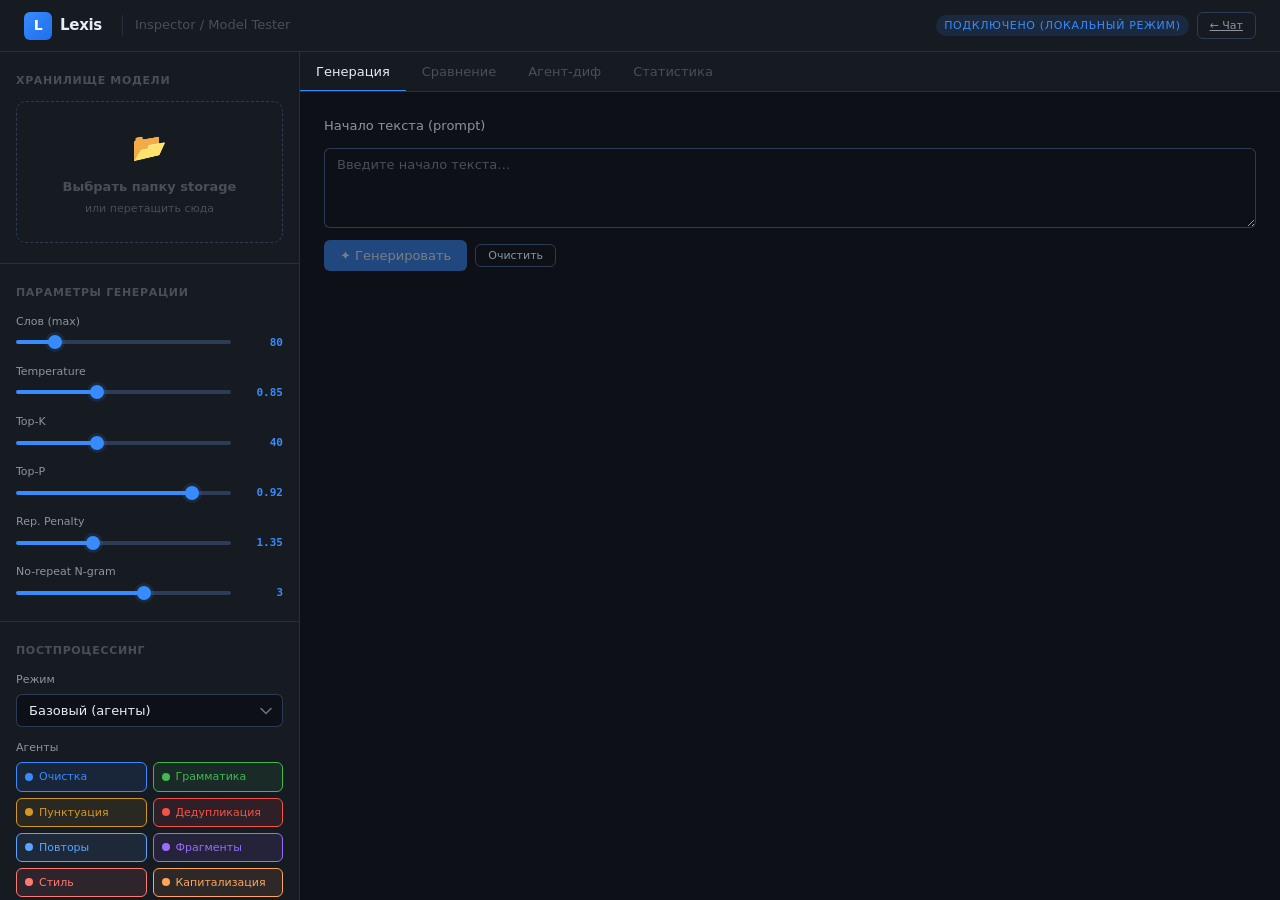
<file: frontend/pages/ins.html>
<!DOCTYPE html>
<html lang="ru">

<head>
  <meta charset="UTF-8">
  <meta name="viewport" content="width=device-width,initial-scale=1">
  <title>Lexis Inspector</title>
  <style>
    /* ─── Design tokens (KipLet / front.zip mapped to dark theme) ─── */
    :root {
      /* Colors */
      --bg-page: #0d1117;
      --bg-elevated: #161b22;
      --bg-sunken: #090d13;
      --bg-paper-card: #1a2130;
      --border-subtle: rgba(48, 64, 92, .55);
      --border-strong: rgba(48, 64, 92, .9);
      --border-paper: #263144;

      --fg-primary: #e6edf3;
      --fg-secondary: #8b949e;
      --fg-muted: #484f58;

      --brand-100: rgba(56, 139, 253, .12);
      --brand-600: #388bfd;
      --brand-700: #1f6feb;

      --success-600: #3fb950;
      --warning-600: #d29922;
      --danger-600: #f85149;
      --info-600: #58a6ff;
      --ochre-100: rgba(210, 153, 34, .12);
      --ochre-600: #d29922;

      --ink-500: #6e7681;

      /* Spacing */
      --space-1: 4px;
      --space-2: 8px;
      --space-3: 12px;
      --space-4: 16px;
      --space-5: 20px;
      --space-6: 24px;
      --space-8: 32px;
      --space-10: 40px;
      --space-12: 48px;

      /* Radii */
      --radius-xs: 4px;
      --radius-sm: 6px;
      --radius-md: 10px;
      --radius-lg: 14px;
      --radius-pill: 9999px;

      /* Typography */
      --font-ui: 'Segoe UI', system-ui, -apple-system, sans-serif;
      --font-display: 'Segoe UI Semibold', 'Segoe UI', system-ui, sans-serif;
      --font-mono: 'Cascadia Code', 'Fira Code', 'Consolas', monospace;

      --text-body-xs: 11px;
      --text-body-sm: 13px;
      --text-body-md: 14px;
      --text-heading-sm: 15px;
      --text-heading-md: 18px;
      --text-heading-lg: 22px;

      --tracking-tight: -0.02em;
      --tracking-wider: 0.06em;
      --lh-body-md: 1.55;

      /* Shadows */
      --shadow-sm: 0 1px 3px rgba(0, 0, 0, .35);
      --shadow-md: 0 4px 12px rgba(0, 0, 0, .45);
      --shadow-lg: 0 8px 32px rgba(0, 0, 0, .6);
      --shadow-paper: 3px 3px 0 0 rgba(20, 24, 43, .85);

      /* Motion */
      --duration-fast: 120ms;
      --duration-base: 200ms;
      --duration-slow: 300ms;
      --ease-standard: cubic-bezier(.2, 0, 0, 1);
      --ease-emphasized: cubic-bezier(.05, .7, .1, 1);

      /* Z-index */
      --z-overlay: 200;
      --z-modal: 201;
      --z-toast: 300;

      /* Agent colors */
      --a1: #388bfd;
      --a2: #3fb950;
      --a3: #d29922;
      --a4: #f85149;
      --a5: #58a6ff;
      --a6: #9a6cff;
      --a7: #ff7b72;
      --a8: #ffa657;
      --a9: #79c0ff;
    }

    *,
    *::before,
    *::after {
      box-sizing: border-box;
      margin: 0;
      padding: 0
    }

    html,
    body {
      background: var(--bg-page);
      color: var(--fg-primary);
      font-family: var(--font-ui);
      font-size: var(--text-body-md);
      line-height: var(--lh-body-md);
      min-height: 100vh
    }

    ::-webkit-scrollbar {
      width: 6px;
      height: 6px
    }

    ::-webkit-scrollbar-track {
      background: transparent
    }

    ::-webkit-scrollbar-thumb {
      background: var(--border-subtle);
      border-radius: 3px
    }

    ::-webkit-scrollbar-thumb:hover {
      background: var(--border-strong)
    }

    .hidden {
      display: none !important
    }

    /* ─── Layout ─── */
    .shell {
      display: grid;
      grid-template-rows: auto 1fr;
      height: 100vh;
      overflow: hidden
    }

    /* ─── Top bar ─── */
    .topbar {
      display: flex;
      align-items: center;
      gap: var(--space-3);
      padding: 0 var(--space-6);
      height: 52px;
      background: var(--bg-elevated);
      border-bottom: .5px solid var(--border-subtle);
      flex-shrink: 0;
    }

    .topbar-logo {
      display: flex;
      align-items: center;
      gap: var(--space-2);
      font-family: var(--font-display);
      font-size: var(--text-heading-sm);
      font-weight: 600;
      letter-spacing: var(--tracking-tight);
      color: var(--fg-primary);
      text-decoration: none;
    }

    .topbar-logo-icon {
      width: 28px;
      height: 28px;
      border-radius: var(--radius-sm);
      background: linear-gradient(135deg, var(--brand-600), var(--brand-700));
      display: inline-flex;
      align-items: center;
      justify-content: center;
      font-size: 14px;
      font-weight: 700;
      color: #fff;
      flex-shrink: 0;
    }

    .topbar-title {
      font-size: var(--text-body-sm);
      color: var(--fg-muted);
      margin-left: var(--space-2);
      padding-left: var(--space-3);
      border-left: .5px solid var(--border-subtle);
    }

    .topbar-right {
      display: flex;
      align-items: center;
      gap: var(--space-2);
      margin-left: auto
    }

    .badge {
      display: inline-flex;
      align-items: center;
      gap: var(--space-1);
      padding: 2px var(--space-2);
      border-radius: var(--radius-pill);
      font-size: var(--text-body-xs);
      font-weight: 500;
      letter-spacing: var(--tracking-wider);
      text-transform: uppercase;
      white-space: nowrap;
    }

    .badge-success {
      background: rgba(63, 185, 80, .12);
      color: var(--success-600)
    }

    .badge-warning {
      background: var(--ochre-100);
      color: var(--ochre-600)
    }

    .badge-danger {
      background: rgba(248, 81, 73, .12);
      color: var(--danger-600)
    }

    .badge-brand {
      background: var(--brand-100);
      color: var(--brand-600)
    }

    .badge-neutral {
      background: var(--bg-sunken);
      color: var(--fg-secondary)
    }

    /* ─── Main content ─── */
    .main {
      display: grid;
      grid-template-columns: 300px 1fr;
      overflow: hidden
    }

    /* ─── Sidebar ─── */
    .sidebar {
      border-right: .5px solid var(--border-subtle);
      display: flex;
      flex-direction: column;
      overflow-y: auto;
      overflow-x: hidden;
      background: var(--bg-elevated);
    }

    .sidebar-section {
      padding: var(--space-5) var(--space-4);
      border-bottom: .5px solid var(--border-subtle)
    }

    .sidebar-section:last-child {
      border-bottom: none;
      flex: 1
    }

    .sidebar-label {
      font-size: var(--text-body-xs);
      font-weight: 600;
      letter-spacing: var(--tracking-wider);
      text-transform: uppercase;
      color: var(--fg-muted);
      margin-bottom: var(--space-3);
    }

    /* ─── Storage picker ─── */
    .storage-drop {
      border: 1.5px dashed var(--border-strong);
      border-radius: var(--radius-md);
      padding: var(--space-6) var(--space-4);
      text-align: center;
      cursor: pointer;
      transition: border-color var(--duration-fast), background var(--duration-fast);
      color: var(--fg-muted);
      font-size: var(--text-body-sm);
    }

    .storage-drop:hover,
    .storage-drop.drag {
      border-color: var(--brand-600);
      background: var(--brand-100);
      color: var(--brand-600);
    }

    .storage-drop-icon {
      font-size: 28px;
      margin-bottom: var(--space-2);
      display: block
    }

    .storage-info {
      background: var(--bg-paper-card);
      border: 1px solid var(--border-paper);
      border-radius: var(--radius-md);
      padding: var(--space-3) var(--space-4);
      font-size: var(--text-body-sm);
    }

    .storage-info-row {
      display: flex;
      justify-content: space-between;
      align-items: center;
      gap: var(--space-2);
      padding: 2px 0
    }

    .storage-info-key {
      color: var(--fg-muted)
    }

    .storage-info-val {
      color: var(--fg-primary);
      font-family: var(--font-mono);
      font-size: var(--text-body-xs);
      text-align: right;
      max-width: 160px;
      overflow: hidden;
      text-overflow: ellipsis;
      white-space: nowrap
    }

    /* ─── Params ─── */
    .param-grid {
      display: flex;
      flex-direction: column;
      gap: var(--space-3)
    }

    .param-row {
      display: flex;
      flex-direction: column;
      gap: var(--space-1)
    }

    .param-label {
      font-size: var(--text-body-xs);
      color: var(--fg-secondary);
      font-weight: 500
    }

    .param-control {
      display: flex;
      align-items: center;
      gap: var(--space-2)
    }

    input[type=range] {
      flex: 1;
      height: 4px;
      border-radius: 2px;
      background: linear-gradient(90deg, var(--brand-600) var(--pct, 50%), var(--border-strong) var(--pct, 50%));
      -webkit-appearance: none;
      appearance: none;
      outline: none;
      cursor: pointer;
    }

    input[type=range]::-webkit-slider-thumb {
      -webkit-appearance: none;
      width: 14px;
      height: 14px;
      border-radius: var(--radius-pill);
      background: var(--brand-600);
      cursor: pointer;
      box-shadow: 0 0 0 3px var(--brand-100);
    }

    .param-val {
      min-width: 44px;
      text-align: right;
      font-family: var(--font-mono);
      font-size: var(--text-body-xs);
      color: var(--brand-600);
      font-weight: 600;
    }

    /* ─── Buttons ─── */
    .btn {
      display: inline-flex;
      align-items: center;
      justify-content: center;
      gap: var(--space-2);
      padding: var(--space-2) var(--space-4);
      border: none;
      border-radius: var(--radius-sm);
      font-size: var(--text-body-sm);
      font-weight: 500;
      font-family: var(--font-ui);
      cursor: pointer;
      transition: all var(--duration-fast) var(--ease-standard);
      white-space: nowrap;
      user-select: none;
    }

    .btn:disabled {
      opacity: .45;
      cursor: not-allowed
    }

    .btn-primary {
      background: var(--brand-600);
      color: #fff
    }

    .btn-primary:hover:not(:disabled) {
      background: #2f7de9;
      box-shadow: var(--shadow-sm)
    }

    .btn-success {
      background: var(--success-600);
      color: #fff
    }

    .btn-success:hover:not(:disabled) {
      background: #359d44
    }

    .btn-ghost {
      background: transparent;
      color: var(--fg-secondary);
      border: 1px solid var(--border-strong)
    }

    .btn-ghost:hover:not(:disabled) {
      background: var(--bg-sunken);
      color: var(--fg-primary)
    }

    .btn-danger {
      background: rgba(248, 81, 73, .12);
      color: var(--danger-600);
      border: 1px solid rgba(248, 81, 73, .3)
    }

    .btn-danger:hover:not(:disabled) {
      background: rgba(248, 81, 73, .22)
    }

    .btn-icon {
      padding: 6px;
      width: 32px;
      height: 32px;
      flex-shrink: 0
    }

    .btn-sm {
      padding: 4px var(--space-3);
      font-size: var(--text-body-xs)
    }

    .btn-lg {
      padding: var(--space-3) var(--space-5);
      font-size: var(--text-body-md)
    }

    .btn-full {
      width: 100%
    }

    /* ─── Input / Select / Textarea ─── */
    .inp {
      display: block;
      width: 100%;
      padding: var(--space-2) var(--space-3);
      background: var(--bg-page);
      color: var(--fg-primary);
      border: 1px solid var(--border-strong);
      border-radius: var(--radius-sm);
      font-size: var(--text-body-sm);
      font-family: var(--font-ui);
      transition: border-color var(--duration-fast), box-shadow var(--duration-fast);
    }

    .inp::placeholder {
      color: var(--fg-muted)
    }

    .inp:hover:not(:disabled) {
      border-color: var(--ink-500)
    }

    .inp:focus {
      outline: none;
      border-color: var(--brand-600);
      box-shadow: 0 0 0 3px var(--brand-100)
    }

    .inp:disabled {
      opacity: .5;
      cursor: not-allowed
    }

    select.inp {
      appearance: none;
      -webkit-appearance: none;
      background-image: url("data:image/svg+xml;utf8,<svg xmlns='http://www.w3.org/2000/svg' width='12' height='8' viewBox='0 0 12 8' fill='none' stroke='%236e7681' stroke-width='1.5' stroke-linecap='round'><path d='M1 1.5l5 5 5-5'/></svg>");
      background-repeat: no-repeat;
      background-position: right 10px center;
      padding-right: 32px;
    }

    textarea.inp {
      min-height: 80px;
      resize: vertical;
      font-family: var(--font-ui)
    }

    /* ─── Postprocess toggles ─── */
    .agent-grid {
      display: grid;
      grid-template-columns: 1fr 1fr;
      gap: 6px
    }

    .agent-toggle {
      display: flex;
      align-items: center;
      gap: 6px;
      padding: 5px 8px;
      border-radius: var(--radius-sm);
      cursor: pointer;
      border: 1px solid var(--border-subtle);
      transition: all var(--duration-fast);
      user-select: none;
      font-size: var(--text-body-xs);
    }

    .agent-toggle:hover {
      border-color: var(--border-strong)
    }

    .agent-toggle.on {
      border-color: currentColor;
      background: color-mix(in srgb, currentColor 10%, transparent)
    }

    .agent-dot {
      width: 8px;
      height: 8px;
      border-radius: var(--radius-pill);
      background: currentColor;
      flex-shrink: 0
    }

    /* ─── Content area ─── */
    .content {
      display: flex;
      flex-direction: column;
      overflow: hidden;
      background: var(--bg-page)
    }

    /* ─── Tabs ─── */
    .tablist {
      display: flex;
      gap: 0;
      border-bottom: .5px solid var(--border-subtle);
      overflow-x: auto;
      scrollbar-width: none;
      flex-shrink: 0;
      background: var(--bg-elevated);
    }

    .tablist::-webkit-scrollbar {
      display: none
    }

    .tab {
      position: relative;
      padding: var(--space-3) var(--space-4);
      background: transparent;
      border: 0;
      cursor: pointer;
      color: var(--fg-muted);
      font-size: var(--text-body-sm);
      font-weight: 500;
      white-space: nowrap;
      transition: color var(--duration-fast);
      font-family: var(--font-ui);
    }

    .tab:hover {
      color: var(--fg-secondary)
    }

    .tab[aria-selected=true] {
      color: var(--fg-primary)
    }

    .tab[aria-selected=true]::after {
      content: '';
      position: absolute;
      inset: auto 0 -1px 0;
      height: 2px;
      background: var(--brand-600);
    }

    .tab-panel {
      flex: 1;
      overflow-y: auto;
      padding: var(--space-6);
      display: none
    }

    .tab-panel.active {
      display: flex;
      flex-direction: column;
      gap: var(--space-5)
    }

    /* ─── Generate panel ─── */
    .gen-prompt-wrap {
      display: flex;
      flex-direction: column;
      gap: var(--space-3)
    }

    .gen-actions {
      display: flex;
      gap: var(--space-2);
      align-items: center;
      flex-wrap: wrap
    }

    .gen-status {
      font-size: var(--text-body-xs);
      color: var(--fg-muted)
    }

    .result-card {
      background: var(--bg-elevated);
      border: .5px solid var(--border-subtle);
      border-radius: var(--radius-lg);
      overflow: hidden;
    }

    .result-header {
      display: flex;
      align-items: center;
      gap: var(--space-3);
      padding: var(--space-3) var(--space-4);
      border-bottom: .5px solid var(--border-subtle);
      background: var(--bg-paper-card);
    }

    .result-label {
      font-size: var(--text-body-xs);
      font-weight: 600;
      letter-spacing: var(--tracking-wider);
      text-transform: uppercase;
      color: var(--fg-muted)
    }

    .result-body {
      padding: var(--space-5);
      font-size: var(--text-body-md);
      line-height: 1.7;
      min-height: 60px;
      white-space: pre-wrap;
      word-break: break-word
    }

    .result-body.empty {
      color: var(--fg-muted);
      font-style: italic
    }

    /* word spans */
    .word-span {
      cursor: pointer;
      border-radius: 3px;
      padding: 0 1px;
      transition: background .12s
    }

    .word-span:hover {
      background: rgba(56, 139, 253, .25)
    }

    .word-span.changed {
      background: rgba(63, 185, 80, .15);
      border-bottom: 1.5px solid var(--success-600)
    }

    .word-span.punct {
      cursor: default
    }

    .word-span.punct:hover {
      background: none
    }

    /* ─── Compare panel ─── */
    .compare-grid {
      display: grid;
      grid-template-columns: 1fr 1fr;
      gap: var(--space-4)
    }

    @media(max-width:900px) {
      .compare-grid {
        grid-template-columns: 1fr
      }
    }

    /* ─── Hypotheses panel ─── */
    .hyp-list {
      display: flex;
      flex-direction: column;
      gap: var(--space-3)
    }

    .hyp-item {
      background: var(--bg-elevated);
      border: .5px solid var(--border-subtle);
      border-radius: var(--radius-md);
      overflow: hidden;
    }

    .hyp-header {
      display: flex;
      align-items: center;
      gap: var(--space-2);
      padding: var(--space-2) var(--space-3);
      border-bottom: .5px solid var(--border-subtle);
      background: var(--bg-sunken);
    }

    .hyp-num {
      font-family: var(--font-mono);
      font-size: var(--text-body-xs);
      color: var(--fg-muted)
    }

    .hyp-score {
      font-family: var(--font-mono);
      font-size: var(--text-body-xs);
      color: var(--brand-600);
      margin-left: auto
    }

    .hyp-body {
      padding: var(--space-3) var(--space-4);
      font-size: var(--text-body-sm);
      line-height: 1.65;
      white-space: pre-wrap;
      word-break: break-word
    }

    /* ─── Stats panel ─── */
    .stats-grid {
      display: grid;
      grid-template-columns: repeat(auto-fill, minmax(160px, 1fr));
      gap: var(--space-3)
    }

    .stat-card {
      background: var(--bg-elevated);
      border: .5px solid var(--border-subtle);
      border-radius: var(--radius-md);
      padding: var(--space-4) var(--space-4);
    }

    .stat-val {
      font-size: var(--text-heading-md);
      font-weight: 700;
      font-family: var(--font-mono);
      color: var(--fg-primary);
      margin-bottom: 2px
    }

    .stat-key {
      font-size: var(--text-body-xs);
      color: var(--fg-muted)
    }

    /* ─── Agent diff ─── */
    .diff-wrap {
      display: flex;
      flex-direction: column;
      gap: var(--space-3)
    }

    .diff-row {
      display: flex;
      gap: var(--space-4);
      padding: var(--space-3) var(--space-4);
      border-radius: var(--radius-sm);
      background: var(--bg-elevated);
      border: .5px solid var(--border-subtle);
    }

    .diff-agent {
      width: 90px;
      flex-shrink: 0;
      font-size: var(--text-body-xs);
      font-weight: 600;
      letter-spacing: var(--tracking-wider);
      text-transform: uppercase
    }

    .diff-count {
      min-width: 30px;
      flex-shrink: 0;
      font-family: var(--font-mono);
      font-size: var(--text-body-xs);
      color: var(--fg-muted)
    }

    .diff-changes {
      font-size: var(--text-body-xs);
      color: var(--fg-secondary);
      flex: 1;
      line-height: 1.6
    }

    del {
      color: var(--danger-600);
      background: rgba(248, 81, 73, .1);
      text-decoration: line-through;
      padding: 0 2px;
      border-radius: 2px
    }

    ins {
      color: var(--success-600);
      background: rgba(63, 185, 80, .1);
      text-decoration: none;
      padding: 0 2px;
      border-radius: 2px
    }

    /* ─── Word popup ─── */
    .word-popup {
      position: fixed;
      background: var(--bg-elevated);
      border: 1px solid var(--border-strong);
      border-radius: var(--radius-md);
      padding: var(--space-3);
      z-index: 600;
      min-width: 190px;
      box-shadow: var(--shadow-lg);
      font-size: var(--text-body-sm);
      animation: popup-in var(--duration-base) var(--ease-emphasized);
    }

    .word-popup-title {
      color: var(--fg-muted);
      font-size: var(--text-body-xs);
      margin-bottom: var(--space-2);
      letter-spacing: var(--tracking-wider);
      text-transform: uppercase
    }

    .word-alt {
      padding: 6px 10px;
      border-radius: var(--radius-sm);
      cursor: pointer;
      color: var(--fg-primary);
      transition: background var(--duration-fast);
      font-size: var(--text-body-sm)
    }

    .word-alt:hover {
      background: var(--brand-100);
      color: var(--brand-600)
    }

    .word-alt-custom {
      display: flex;
      gap: 6px;
      padding: 4px 6px;
      margin-top: 4px;
      border-top: .5px solid var(--border-subtle)
    }

    .word-alt-custom input {
      flex: 1;
      background: var(--bg-page);
      border: 1px solid var(--border-strong);
      border-radius: var(--radius-sm);
      color: var(--fg-primary);
      padding: 4px 8px;
      font-size: var(--text-body-xs);
      font-family: var(--font-ui)
    }

    .word-alt-custom input:focus {
      outline: none;
      border-color: var(--brand-600)
    }

    .word-alt-custom button {
      background: var(--brand-600);
      border: none;
      border-radius: var(--radius-sm);
      color: #fff;
      padding: 4px 10px;
      cursor: pointer;
      font-size: var(--text-body-xs)
    }

    /* ─── Toast ─── */
    .toast-root {
      position: fixed;
      top: var(--space-6);
      right: var(--space-6);
      display: flex;
      flex-direction: column;
      gap: var(--space-2);
      z-index: var(--z-toast);
      pointer-events: none
    }

    .toast {
      pointer-events: auto;
      background: var(--bg-elevated);
      border: .5px solid var(--border-strong);
      border-left: 3px solid var(--brand-600);
      border-radius: var(--radius-md);
      box-shadow: var(--shadow-md);
      padding: var(--space-3) var(--space-4);
      display: flex;
      align-items: flex-start;
      gap: var(--space-3);
      min-width: 260px;
      max-width: 380px;
      animation: toast-in var(--duration-slow) var(--ease-emphasized);
    }

    .toast.success {
      border-left-color: var(--success-600)
    }

    .toast.danger {
      border-left-color: var(--danger-600)
    }

    .toast.warning {
      border-left-color: var(--ochre-600)
    }

    .toast-body {
      flex: 1;
      font-size: var(--text-body-sm);
      color: var(--fg-secondary)
    }

    .toast-title {
      font-weight: 500;
      font-size: var(--text-body-sm);
      color: var(--fg-primary);
      margin-bottom: 2px
    }

    .toast-close {
      margin-left: auto;
      cursor: pointer;
      color: var(--fg-muted);
      display: inline-flex;
      align-items: center;
      justify-content: center;
      width: 22px;
      height: 22px;
      border-radius: var(--radius-pill);
      flex-shrink: 0
    }

    .toast-close:hover {
      background: var(--bg-sunken);
      color: var(--fg-primary)
    }

    /* ─── Validation checks ─── */
    .check-list {
      display: flex;
      flex-direction: column;
      gap: 4px
    }

    .check-item {
      display: flex;
      align-items: center;
      gap: 8px;
      padding: 5px 8px;
      border-radius: var(--radius-sm);
      font-size: var(--text-body-xs)
    }

    .check-item.ok {
      background: rgba(63, 185, 80, .08);
      color: var(--success-600)
    }

    .check-item.warn {
      background: var(--ochre-100);
      color: var(--ochre-600)
    }

    .check-item.err {
      background: rgba(248, 81, 73, .08);
      color: var(--danger-600)
    }

    .check-item.info {
      background: var(--brand-100);
      color: var(--info-600)
    }

    .check-icon {
      font-size: 13px;
      flex-shrink: 0
    }

    /* ─── Progress ─── */
    .progress-wrap {
      display: flex;
      flex-direction: column;
      gap: 4px
    }

    .progress-bar {
      height: 4px;
      background: var(--bg-sunken);
      border-radius: 2px;
      overflow: hidden
    }

    .progress-fill {
      height: 100%;
      background: linear-gradient(90deg, var(--brand-600), #58a6ff);
      border-radius: 2px;
      transition: width .3s var(--ease-standard)
    }

    /* ─── Divider ─── */
    .divider {
      height: .5px;
      background: var(--border-subtle);
      margin: var(--space-2) 0
    }

    /* ─── Spinner ─── */
    @keyframes spin {
      to {
        transform: rotate(360deg)
      }
    }

    .spinner {
      width: 16px;
      height: 16px;
      border: 2px solid var(--border-strong);
      border-top-color: var(--brand-600);
      border-radius: var(--radius-pill);
      animation: spin .7s linear infinite;
      flex-shrink: 0
    }

    @keyframes popup-in {
      from {
        opacity: 0;
        transform: scale(.95) translateY(-4px)
      }

      to {
        opacity: 1;
        transform: none
      }
    }

    @keyframes toast-in {
      from {
        opacity: 0;
        transform: translateX(16px)
      }

      to {
        opacity: 1;
        transform: none
      }
    }

    @keyframes fade-in {
      from {
        opacity: 0
      }

      to {
        opacity: 1
      }
    }

    /* ─── Scrollable code block ─── */
    .mono-block {
      font-family: var(--font-mono);
      font-size: var(--text-body-xs);
      color: var(--fg-secondary);
      background: var(--bg-sunken);
      border: .5px solid var(--border-subtle);
      border-radius: var(--radius-sm);
      padding: var(--space-3);
      overflow-x: auto;
      white-space: pre;
      line-height: 1.7;
    }
  </style>
</head>

<body>

  <div class="shell">
    <!-- ─── Top bar ─── -->
    <header class="topbar">
      <a class="topbar-logo" href="/chat.html">
        <div class="topbar-logo-icon">L</div>
        Lexis
      </a>
      <span class="topbar-title">Inspector / Model Tester</span>
      <div class="topbar-right">
        <span id="model-status-badge" class="badge badge-warning">Модель не загружена</span>
        <a href="/chat.html" class="btn btn-ghost btn-sm">← Чат</a>
      </div>
    </header>

    <div class="main">
      <!-- ─── Sidebar ─── -->
      <aside class="sidebar">

        <!-- Storage picker -->
        <div class="sidebar-section">
          <div class="sidebar-label">Хранилище модели</div>

          <div id="storage-drop" class="storage-drop" onclick="pickFolder()" title="Выбрать папку storage">
            <span class="storage-drop-icon">📂</span>
            <strong>Выбрать папку storage</strong><br>
            <span style="font-size:11px">или перетащить сюда</span>
          </div>

          <div id="storage-info" class="storage-info hidden" style="margin-top:var(--space-3)">
            <div class="storage-info-row">
              <span class="storage-info-key">Путь</span>
              <span class="storage-info-val" id="si-path">—</span>
            </div>
            <div class="storage-info-row">
              <span class="storage-info-key">Модель</span>
              <span class="storage-info-val" id="si-model">—</span>
            </div>
            <div class="storage-info-row">
              <span class="storage-info-key">Эпохи</span>
              <span class="storage-info-val" id="si-epochs">—</span>
            </div>
            <div class="storage-info-row">
              <span class="storage-info-key">Словарь</span>
              <span class="storage-info-val" id="si-vocab">—</span>
            </div>
          </div>

          <div class="check-list hidden" id="storage-checks" style="margin-top:var(--space-3)"></div>

          <input type="file" id="folder-input" webkitdirectory multiple style="display:none"
            onchange="handleFolderInput(this)">

          <button id="btn-load-model" class="btn btn-primary btn-full btn-sm hidden" style="margin-top:var(--space-3)"
            onclick="loadModel()">
            <span class="spinner hidden" id="load-spinner"></span>
            Загрузить модель
          </button>
        </div>

        <!-- Params -->
        <div class="sidebar-section">
          <div class="sidebar-label">Параметры генерации</div>
          <div class="param-grid">
            <div class="param-row">
              <div class="param-label">Слов (max)</div>
              <div class="param-control">
                <input type="range" id="p-words" min="20" max="400" value="80" oninput="syncSlider(this,'pv-words')">
                <span class="param-val" id="pv-words">80</span>
              </div>
            </div>
            <div class="param-row">
              <div class="param-label">Temperature</div>
              <div class="param-control">
                <input type="range" id="p-temp" min="0.3" max="1.8" step="0.05" value="0.85"
                  oninput="syncSlider(this,'pv-temp',v=>parseFloat(v).toFixed(2))">
                <span class="param-val" id="pv-temp">0.85</span>
              </div>
            </div>
            <div class="param-row">
              <div class="param-label">Top-K</div>
              <div class="param-control">
                <input type="range" id="p-topk" min="5" max="100" value="40" oninput="syncSlider(this,'pv-topk')">
                <span class="param-val" id="pv-topk">40</span>
              </div>
            </div>
            <div class="param-row">
              <div class="param-label">Top-P</div>
              <div class="param-control">
                <input type="range" id="p-topp" min="0.5" max="1.0" step="0.01" value="0.92"
                  oninput="syncSlider(this,'pv-topp',v=>parseFloat(v).toFixed(2))">
                <span class="param-val" id="pv-topp">0.92</span>
              </div>
            </div>
            <div class="param-row">
              <div class="param-label">Rep. Penalty</div>
              <div class="param-control">
                <input type="range" id="p-rep" min="1.0" max="2.0" step="0.05" value="1.35"
                  oninput="syncSlider(this,'pv-rep',v=>parseFloat(v).toFixed(2))">
                <span class="param-val" id="pv-rep">1.35</span>
              </div>
            </div>
            <div class="param-row">
              <div class="param-label">No-repeat N-gram</div>
              <div class="param-control">
                <input type="range" id="p-ngram" min="0" max="5" step="1" value="3"
                  oninput="syncSlider(this,'pv-ngram')">
                <span class="param-val" id="pv-ngram">3</span>
              </div>
            </div>
          </div>
        </div>

        <!-- Postprocessing -->
        <div class="sidebar-section">
          <div class="sidebar-label">Постпроцессинг</div>

          <div style="display:flex;flex-direction:column;gap:var(--space-3)">
            <div>
              <div class="param-label" style="margin-bottom:6px">Режим</div>
              <select class="inp" id="pp-mode" onchange="onModeChange()">
                <option value="none">Без обработки</option>
                <option value="basic" selected>Базовый (агенты)</option>
                <option value="dpa">DPA — Deep Processing</option>
                <option value="consciousness" id="opt-consciousness">🧠 Consciousness</option>
              </select>
            </div>

            <div id="agents-wrap">
              <div class="param-label" style="margin-bottom:6px">Агенты</div>
              <div class="agent-grid" id="agent-grid"></div>
            </div>

            <div id="dpa-params" class="hidden" style="display:flex;flex-direction:column;gap:var(--space-2)">
              <div class="param-label" style="margin-bottom:4px">DPA — дополнительно</div>
              <label
                style="display:flex;align-items:center;gap:8px;font-size:var(--text-body-xs);color:var(--fg-secondary);cursor:pointer">
                <input type="checkbox" id="dpa-conserve" checked style="accent-color:var(--brand-600)">
                Консервативная замена (×1.1 бонус оригиналу)
              </label>
            </div>

            <div id="consciousness-params" class="hidden" style="display:flex;flex-direction:column;gap:var(--space-2)">
              <div class="param-label" style="margin-bottom:4px">Consciousness</div>
              <div class="param-row">
                <div class="param-label">Гипотез N</div>
                <div class="param-control">
                  <input type="range" id="c-n" min="2" max="8" value="5" oninput="syncSlider(this,'cv-n')">
                  <span class="param-val" id="cv-n">5</span>
                </div>
              </div>
              <div class="param-row">
                <div class="param-label">Passes (рефайн)</div>
                <div class="param-control">
                  <input type="range" id="c-passes" min="0" max="4" value="2" oninput="syncSlider(this,'cv-passes')">
                  <span class="param-val" id="cv-passes">2</span>
                </div>
              </div>
            </div>
          </div>
        </div>

        <!-- Corrections -->
        <div class="sidebar-section">
          <div class="sidebar-label">Авто-замены</div>
          <textarea class="inp" id="corrections-inp" rows="4"
            placeholder="ошибка: исправление&#10;неправильно: правильно"></textarea>
          <div style="font-size:var(--text-body-xs);color:var(--fg-muted);margin-top:4px">Формат «слово: замена», по
            одной в строку</div>
        </div>

      </aside>

      <!-- ─── Content ─── -->
      <div class="content">

        <!-- Tabs -->
        <div class="tablist" role="tablist">
          <button class="tab" role="tab" aria-selected="true" onclick="switchTab('generate')"
            id="ttab-generate">Генерация</button>
          <button class="tab" role="tab" aria-selected="false" onclick="switchTab('compare')"
            id="ttab-compare">Сравнение</button>
          <button class="tab" role="tab" aria-selected="false" onclick="switchTab('hypotheses')" id="ttab-hypotheses"
            style="display:none">Гипотезы</button>
          <button class="tab" role="tab" aria-selected="false" onclick="switchTab('diff')"
            id="ttab-diff">Агент-диф</button>
          <button class="tab" role="tab" aria-selected="false" onclick="switchTab('stats')"
            id="ttab-stats">Статистика</button>
        </div>

        <!-- ─── Generate tab ─── -->
        <div class="tab-panel active" id="panel-generate">

          <div class="gen-prompt-wrap">
            <label style="font-size:var(--text-body-sm);font-weight:500;color:var(--fg-secondary)">Начало текста
              (prompt)</label>
            <textarea class="inp" id="gen-prompt" rows="3" placeholder="Введите начало текста…"></textarea>
            <div class="gen-actions">
              <button class="btn btn-primary" id="btn-generate" onclick="doGenerate()" disabled>
                <span class="spinner hidden" id="gen-spinner"></span>
                ✦ Генерировать
              </button>
              <button class="btn btn-ghost btn-sm" onclick="doClear()">Очистить</button>
              <button class="btn btn-ghost btn-sm" onclick="doRegenerate()" id="btn-regen" style="display:none">↺
                Перегенерировать</button>
              <span class="gen-status" id="gen-status"></span>
            </div>
          </div>

          <!-- Result: raw -->
          <div class="result-card" id="card-raw" style="display:none">
            <div class="result-header">
              <span class="result-label">Сырой вывод модели</span>
              <div style="margin-left:auto;display:flex;gap:6px">
                <button class="btn btn-ghost btn-sm btn-icon" title="Копировать"
                  onclick="copyText('raw-text')">⎘</button>
              </div>
            </div>
            <div class="result-body" id="raw-text"></div>
          </div>

          <!-- Result: processed -->
          <div class="result-card" id="card-processed" style="display:none">
            <div class="result-header">
              <span class="result-label">Обработанный текст</span>
              <span class="badge badge-brand" id="pp-mode-label">—</span>
              <div style="margin-left:auto;display:flex;gap:6px">
                <button class="btn btn-ghost btn-sm btn-icon" title="Копировать"
                  onclick="copyText('processed-text')">⎘</button>
              </div>
            </div>
            <div class="result-body" id="processed-text"></div>
          </div>

          <!-- Consciousness best -->
          <div class="result-card hidden" id="card-best">
            <div class="result-header">
              <span class="result-label">Лучшая гипотеза (Consciousness)</span>
              <span class="badge badge-success" id="best-score-badge">—</span>
            </div>
            <div class="result-body" id="best-text"></div>
          </div>

        </div>

        <!-- ─── Compare tab ─── -->
        <div class="tab-panel" id="panel-compare">
          <div style="font-size:var(--text-body-sm);color:var(--fg-muted)">Сравнение сырого вывода и обработанного
            текста. Сначала выполните генерацию.</div>
          <div class="compare-grid" id="compare-grid">
            <div class="result-card">
              <div class="result-header"><span class="result-label">До обработки</span></div>
              <div class="result-body" id="cmp-raw">—</div>
            </div>
            <div class="result-card">
              <div class="result-header"><span class="result-label">После обработки</span></div>
              <div class="result-body" id="cmp-processed">—</div>
            </div>
          </div>
        </div>

        <!-- ─── Hypotheses tab ─── -->
        <div class="tab-panel" id="panel-hypotheses">
          <div style="font-size:var(--text-body-sm);color:var(--fg-muted)">Все гипотезы Consciousness алгоритма.
            Доступно после генерации в режиме Consciousness.</div>
          <div class="hyp-list" id="hyp-list"></div>
        </div>

        <!-- ─── Diff tab ─── -->
        <div class="tab-panel" id="panel-diff">
          <div style="font-size:var(--text-body-sm);color:var(--fg-muted)">Изменения по каждому агенту постпроцессинга.
            Сначала выполните генерацию.</div>
          <div class="diff-wrap" id="diff-wrap"></div>
        </div>

        <!-- ─── Stats tab ─── -->
        <div class="tab-panel" id="panel-stats">
          <div class="stats-grid" id="stats-grid"></div>
          <div class="divider"></div>
          <div id="stats-extra" style="display:flex;flex-direction:column;gap:var(--space-3)"></div>
        </div>

      </div><!-- .content -->
    </div><!-- .main -->
  </div><!-- .shell -->

  <!-- Word popup -->
  <div class="word-popup hidden" id="word-popup">
    <div class="word-popup-title">Альтернативы</div>
    <div id="word-alts"></div>
    <div class="word-alt-custom">
      <input type="text" id="word-custom-inp" placeholder="Своё слово…">
      <button onclick="applyCustomWord()">OK</button>
    </div>
  </div>

  <!-- Toasts -->
  <div class="toast-root" id="toast-root"></div>

  <script>
    // ───────────────────────────────────────────────────────────────
    //  Globals & helpers
    // ───────────────────────────────────────────────────────────────
    const $ = id => document.getElementById(id);
    const show = el => { const e = typeof el === 'string' ? $(el) : el; if (e) e.classList.remove('hidden'); };
    const hide = el => { const e = typeof el === 'string' ? $(el) : el; if (e) e.classList.add('hidden'); };
    const esc = s => String(s).replace(/&/g, '&amp;').replace(/</g, '&lt;').replace(/>/g, '&gt;');

    function syncSlider(el, valId, fmt) {
      const min = parseFloat(el.min), max = parseFloat(el.max);
      const pct = (parseFloat(el.value) - min) / (max - min) * 100;
      el.style.setProperty('--pct', pct + '%');
      $(valId).textContent = fmt ? fmt(el.value) : el.value;
    }
    document.querySelectorAll('input[type=range]').forEach(el => {
      const vid = el.id.replace(/^[pc]-/, v => v === 'p-' ? 'pv-' : 'cv-');
      const fmt = el.step && parseFloat(el.step) < 1 ? v => parseFloat(v).toFixed(2) : null;
      syncSlider(el, vid.replace('p-', 'pv-').replace('c-', 'cv-'), fmt);
    });

    // ───────────────────────────────────────────────────────────────
    //  Toast
    // ───────────────────────────────────────────────────────────────
    function toast(msg, kind = 'info', title = '') {
      const root = $('toast-root');
      const t = document.createElement('div');
      t.className = `toast ${kind}`;
      t.innerHTML = `<div class="toast-body">${title ? `<div class="toast-title">${esc(title)}</div>` : ''}${esc(msg)}</div><div class="toast-close" onclick="this.parentElement.remove()">✕</div>`;
      root.appendChild(t);
      setTimeout(() => t.style.opacity = '0', 3200);
      setTimeout(() => t.remove(), 3600);
    }

    // ───────────────────────────────────────────────────────────────
    //  Agent definitions
    // ───────────────────────────────────────────────────────────────
    const AGENTS = [
      { id: 1, name: 'Очистка', key: 'clean', color: 'var(--a1)', desc: 'Мусор, скобки, спецтокены' },
      { id: 2, name: 'Грамматика', key: 'grammar', color: 'var(--a2)', desc: 'Числ./предлог/прил. согласование' },
      { id: 3, name: 'Пунктуация', key: 'punct', color: 'var(--a3)', desc: 'Запятые, точки, тире' },
      { id: 4, name: 'Дедупликация', key: 'dedup', color: 'var(--a4)', desc: 'Точные и похожие предложения' },
      { id: 5, name: 'Повторы', key: 'repeats', color: 'var(--a5)', desc: 'Одинаковые слова рядом' },
      { id: 6, name: 'Фрагменты', key: 'fragments', color: 'var(--a6)', desc: 'Обрывки, висячие союзы' },
      { id: 7, name: 'Стиль', key: 'style', color: 'var(--a7)', desc: 'Паразиты речи, штампы' },
      { id: 8, name: 'Капитализация', key: 'caps', color: 'var(--a8)', desc: 'Заглавные после знаков' },
      { id: 9, name: 'Разнообразие', key: 'lexdiv', color: 'var(--a9)', desc: 'Синонимы частых слов' },
    ];

    const agentState = {};
    AGENTS.forEach(a => agentState[a.key] = true);

    function buildAgentGrid() {
      const grid = $('agent-grid');
      grid.innerHTML = '';
      AGENTS.forEach(a => {
        const el = document.createElement('div');
        el.className = 'agent-toggle on';
        el.style.color = a.color;
        el.dataset.key = a.key;
        el.title = a.desc;
        el.innerHTML = `<div class="agent-dot"></div><span>${a.name}</span>`;
        el.onclick = () => {
          agentState[a.key] = !agentState[a.key];
          el.classList.toggle('on', agentState[a.key]);
        };
        grid.appendChild(el);
      });
    }
    buildAgentGrid();

    // ───────────────────────────────────────────────────────────────
    //  Mode change
    // ───────────────────────────────────────────────────────────────
    function onModeChange() {
      const m = $('pp-mode').value;
      toggle($('agents-wrap'), m === 'basic');
      toggle($('dpa-params'), m === 'dpa');
      toggle($('consciousness-params'), m === 'consciousness');
      if (m === 'consciousness') {
        $('ttab-hypotheses').style.display = '';
      } else {
        $('ttab-hypotheses').style.display = 'none';
      }
    }
    function toggle(el, show_) {
      const e = typeof el === 'string' ? $(el) : el;
      if (!e) return;
      if (show_) { e.classList.remove('hidden'); e.style.display = ''; }
      else { e.classList.add('hidden'); }
    }

    // ───────────────────────────────────────────────────────────────
    //  Tabs
    // ───────────────────────────────────────────────────────────────
    function switchTab(name) {
      document.querySelectorAll('.tab').forEach(t => t.setAttribute('aria-selected', 'false'));
      document.querySelectorAll('.tab-panel').forEach(p => p.classList.remove('active'));
      const btn = $('ttab-' + name);
      if (btn) btn.setAttribute('aria-selected', 'true');
      const panel = $('panel-' + name);
      if (panel) panel.classList.add('active');
    }

    // ───────────────────────────────────────────────────────────────
    //  Storage folder picker
    // ───────────────────────────────────────────────────────────────
    let storageFiles = {}; // path -> File
    let storageValid = false;
    let modelLoaded = false;

    const REQUIRED_PATHS = [
      'storage/checkpoints/best_model.pt',
      'storage/vocab.json',
      'storage/textreator.db',
    ];
    const OPTIONAL_PATHS = [
      'storage/checkpoints/epoch_0001.pt',
      'storage/checkpoints/epoch_0005.pt',
      'storage/checkpoints/epoch_0010.pt',
      'storage/checkpoints/epoch_0015.pt',
      'storage/checkpoints/epoch_0019.pt',
      'storage/datasets',
      'storage/logs/server.log',
    ];

    function pickFolder() {
      $('folder-input').click();
    }

    function handleFolderInput(input) {
      const files = Array.from(input.files);
      storageFiles = {};
      files.forEach(f => {
        // Normalize path: remove leading slash, use forward slashes
        let p = f.webkitRelativePath || f.name;
        p = p.replace(/\\/g, '/');
        // strip root folder name, keep storage/...
        const idx = p.indexOf('storage/');
        if (idx !== -1) p = p.slice(idx);
        storageFiles[p] = f;
      });
      analyzeStorage();
    }

    // drag-and-drop on drop zone (directory items won't work via DnD in most browsers, but we handle gracefully)
    const drop = $('storage-drop');
    drop.addEventListener('dragover', e => { e.preventDefault(); drop.classList.add('drag'); });
    drop.addEventListener('dragleave', () => drop.classList.remove('drag'));
    drop.addEventListener('drop', e => {
      e.preventDefault();
      drop.classList.remove('drag');
      const items = e.dataTransfer?.items;
      if (items) {
        toast('Для выбора папки используйте кнопку выбора файлов', 'warning');
      }
    });

    async function analyzeStorage() {
      const keys = Object.keys(storageFiles);
      const checks = [];
      let ok = true;

      REQUIRED_PATHS.forEach(p => {
        const exists = keys.some(k => k === p || k.endsWith(p));
        checks.push({ label: p.split('/').pop(), ok: exists, msg: p });
        if (!exists) ok = false;
      });

      // Find epochs
      const epochFiles = keys.filter(k => k.match(/epoch_\d{4}\.pt$/));
      checks.push({ label: `Чекпоинты эпох (${epochFiles.length})`, ok: epochFiles.length > 0, warn: epochFiles.length === 0 });

      // Vocab info
      const vocabFile = Object.entries(storageFiles).find(([k]) => k.endsWith('vocab.json'));
      let vocabSize = null;
      if (vocabFile) {
        try {
          const txt = await vocabFile[1].text();
          const j = JSON.parse(txt);
          vocabSize = j.w2i ? Object.keys(j.w2i).length : null;
        } catch { }
      }

      // Update sidebar info
      const pathEl = $('si-path');
      const firstFile = Object.values(storageFiles)[0];
      const rootPath = firstFile?.webkitRelativePath?.split('/').slice(0, -2).join('/') || 'storage';
      $('si-path').textContent = rootPath;
      $('si-model').textContent = keys.some(k => k.endsWith('best_model.pt')) ? 'best_model.pt' : epochFiles[epochFiles.length - 1]?.split('/').pop() || '—';
      $('si-epochs').textContent = epochFiles.length > 0 ? epochFiles.length + ' файл(ов)' : '—';
      $('si-vocab').textContent = vocabSize ? fmtK(vocabSize) + ' токенов' : '—';

      show('storage-info');

      // Render checks
      const cl = $('storage-checks');
      cl.innerHTML = '';
      checks.forEach(c => {
        const div = document.createElement('div');
        const cls = c.ok ? 'ok' : c.warn ? 'warn' : 'err';
        const icon = c.ok ? '✓' : c.warn ? '⚠' : '✗';
        div.className = `check-item ${cls}`;
        div.innerHTML = `<span class="check-icon">${icon}</span>${esc(c.label)}`;
        cl.appendChild(div);
      });
      show(cl);

      storageValid = ok;
      if (ok) {
        show('btn-load-model');
        toast('Структура storage корректна', 'success', 'Готово');
      } else {
        hide('btn-load-model');
        toast('Не найдены обязательные файлы в storage', 'danger', 'Ошибка структуры');
      }
    }

    function fmtK(n) {
      if (!n && n !== 0) return '—';
      if (n >= 1e6) return (n / 1e6).toFixed(2) + 'M';
      if (n >= 1e3) return (n / 1e3).toFixed(1) + 'K';
      return String(n);
    }

    // ───────────────────────────────────────────────────────────────
    //  Model load (connects to running Lexis server)
    // ───────────────────────────────────────────────────────────────
    let currentModelVid = null;

    async function loadModel() {
      if (!storageValid) { toast('Выберите корректную папку storage', 'danger'); return; }

      // Найти файл best_model.pt в выбранной папке
      const bestModelFile = Object.entries(storageFiles).find(([path]) => path.endsWith('best_model.pt'))?.[1];
      if (!bestModelFile) {
        toast('Не найден best_model.pt в выбранной папке', 'danger');
        return;
      }

      show('load-spinner');
      $('btn-load-model').disabled = true;

      try {
        const formData = new FormData();
        formData.append('file', bestModelFile, 'best_model.pt');

        const res = await fetch('/api/model/upload', {
          method: 'POST',
          body: formData,
        });
        const data = await res.json();

        if (!res.ok || data.error) {
          throw new Error(data.error || 'Ошибка загрузки на сервер');
        }

        modelLoaded = true;
        $('model-status-badge').textContent = 'Модель загружена из storage';
        $('model-status-badge').className = 'badge badge-success';
        $('btn-generate').disabled = false;
        toast(`Модель ${data.params?.d_model || ''} загружена`, 'success', 'Готово');

      } catch (e) {
        toast(e.message || 'Ошибка загрузки', 'danger');
      } finally {
        hide('load-spinner');
        $('btn-load-model').disabled = false;
      }
    }

    // ───────────────────────────────────────────────────────────────
    //  Generation
    // ───────────────────────────────────────────────────────────────
    let lastRaw = '';
    let lastProcessed = '';
    let lastResult = null;

    function getParams() {
      return {
        n_words: parseInt($('p-words').value),
        temperature: parseFloat($('p-temp').value),
        top_k: parseInt($('p-topk').value),
        top_p: parseFloat($('p-topp').value),
        rep_penalty: parseFloat($('p-rep').value),
        no_repeat_ngram: parseInt($('p-ngram').value),
      };
    }

    function getCorrections() {
      const text = $('corrections-inp').value.trim();
      if (!text) return {};
      const result = {};
      text.split('\n').forEach(line => {
        const [k, ...rest] = line.split(':');
        if (k && rest.length) result[k.trim()] = rest.join(':').trim();
      });
      return result;
    }

    function getPPConfig() {
      const mode = $('pp-mode').value;
      const active_agents = mode === 'basic' ? Object.entries(agentState).filter(([k, v]) => v).map(([k]) => k) : [];
      return {
        mode,
        active_agents,
        dpa_conserve: $('dpa-conserve').checked,
        consciousness: {
          n_hypotheses: parseInt($('c-n').value),
          refine_passes: parseInt($('c-passes').value),
        }
      };
    }

    async function doGenerate() {
      if (!modelLoaded) { toast('Сначала загрузите модель', 'warning'); return; }

      const prompt = $('gen-prompt').value.trim();
      if (!prompt) { toast('Введите начало текста', 'warning'); return; }

      $('btn-generate').disabled = true;
      show('gen-spinner');
      $('gen-status').textContent = 'Генерация…';

      try {
        const params = getParams();
        const corrections = getCorrections();
        const pp = getPPConfig();

        // First get chats list (need a chat to generate)
        let chatId = null;
        const chats = await fetch('/api/chats').then(r => r.json()).catch(() => []);
        if (chats.length > 0) {
          chatId = chats[0].id;
        } else {
          const nc = await fetch('/api/chats', { method: 'POST', headers: { 'Content-Type': 'application/json' }, body: JSON.stringify({ name: 'Inspector' }) }).then(r => r.json());
          chatId = nc.id;
        }

        const use_dpa = pp.mode === 'dpa';
        const use_consciousness = pp.mode === 'consciousness';

        const body = {
          prompt,
          n_words: params.n_words,
          temperature: params.temperature,
          top_k: params.top_k,
          top_p: params.top_p,
          repetition_penalty: params.rep_penalty,
          no_repeat_ngram: params.no_repeat_ngram,
          deep_process: use_dpa,
          consciousness: use_consciousness,
          consciousness_config: pp.consciousness,
          active_agents: pp.active_agents,
          corrections,
          inspector_mode: true, // request full agent diff
        };

        const t0 = Date.now();
        const res = await fetch(`/api/chats/${chatId}/generate`, {
          method: 'POST',
          headers: { 'Content-Type': 'application/json' },
          body: JSON.stringify(body),
        });
        const data = await res.json();
        const elapsed = ((Date.now() - t0) / 1000).toFixed(2);

        if (data.error) throw new Error(data.error);

        lastRaw = data.raw || data.text || '';
        lastProcessed = data.text || '';
        lastResult = data;

        $('gen-status').textContent = `Готово за ${elapsed}с`;
        $('btn-regen').style.display = '';

        renderResults(data, prompt, elapsed);
        renderCompare(lastRaw, lastProcessed);
        renderDiff(data.agent_diff || []);
        renderStats(data, params, elapsed);
        if (use_consciousness && data.hypotheses) {
          renderHypotheses(data.hypotheses, data.scores || []);
        }

      } catch (e) {
        toast(e.message || 'Ошибка генерации', 'danger', 'Ошибка');
        $('gen-status').textContent = 'Ошибка';
      } finally {
        $('btn-generate').disabled = false;
        hide('gen-spinner');
      }
    }

    function doRegenerate() {
      doGenerate();
    }

    function doClear() {
      $('gen-prompt').value = '';
      ['card-raw', 'card-processed', 'card-best'].forEach(id => $(id).style.display = 'none');
      $('gen-status').textContent = '';
      $('btn-regen').style.display = 'none';
      $('diff-wrap').innerHTML = '';
      $('stats-grid').innerHTML = '';
      $('hyp-list').innerHTML = '';
    }

    // ───────────────────────────────────────────────────────────────
    //  Render results
    // ───────────────────────────────────────────────────────────────
    const PP_LABELS = { none: 'Без обработки', basic: 'Агенты', dpa: 'DPA', consciousness: 'Consciousness' };

    function renderResults(data, prompt, elapsed) {
      const mode = $('pp-mode').value;
      const raw = data.raw || data.text || '';
      const processed = data.text || '';

      // Raw
      $('card-raw').style.display = '';
      $('raw-text').innerHTML = makeWordSpans(raw, 'raw');

      // Processed
      if (mode !== 'none') {
        $('card-processed').style.display = '';
        $('pp-mode-label').textContent = PP_LABELS[mode] || mode;
        $('processed-text').innerHTML = makeWordSpans(processed, 'proc');
      } else {
        $('card-processed').style.display = 'none';
      }

      // Consciousness best
      if (mode === 'consciousness' && data.best) {
        show('card-best');
        $('best-text').innerHTML = makeWordSpans(data.best, 'best');
        $('best-score-badge').textContent = `score: ${data.scores?.[0]?.toFixed(4) || '—'}`;
      } else {
        hide('card-best');
      }
    }

    function makeWordSpans(text, prefix) {
      if (!text) return '<span style="color:var(--fg-muted);font-style:italic">—</span>';
      const parts = text.split(/(\s+|(?<=[^\s])[.,!?;:—–]|[.,!?;:—–](?=\S))/);
      return parts.map((p, i) => {
        if (!p.trim() || /^\s+$/.test(p)) return p;
        if (/^[.,!?;:—–]+$/.test(p)) return `<span class="word-span punct">${esc(p)}</span>`;
        return `<span class="word-span" data-w="${esc(p)}" data-src="${prefix}" onclick="showWordPopup(event,this)">${esc(p)}</span>`;
      }).join('');
    }

    function renderCompare(raw, processed) {
      $('cmp-raw').innerHTML = makeWordSpans(raw, 'cmp-raw') || '<em style="color:var(--fg-muted)">—</em>';
      $('cmp-processed').innerHTML = makeWordSpans(processed, 'cmp-proc') || '<em style="color:var(--fg-muted)">—</em>';
    }

    function renderDiff(agentDiff) {
      const wrap = $('diff-wrap');
      wrap.innerHTML = '';
      if (!agentDiff || agentDiff.length === 0) {
        // Build synthetic diff from comparison
        if (lastRaw && lastProcessed && lastRaw !== lastProcessed) {
          const div = document.createElement('div');
          div.className = 'diff-row';
          div.innerHTML = `
        <div class="diff-agent" style="color:var(--brand-600)">Итого</div>
        <div class="diff-count">${diffCount(lastRaw, lastProcessed)}</div>
        <div class="diff-changes">${buildInlineDiff(lastRaw, lastProcessed)}</div>
      `;
          wrap.appendChild(div);
        } else {
          wrap.innerHTML = '<div style="color:var(--fg-muted);font-size:var(--text-body-sm)">Нет данных о диффе. Включите inspector_mode на сервере.</div>';
        }
        return;
      }
      agentDiff.forEach((a, i) => {
        const agent = AGENTS[i] || { name: a.name || `Агент ${i + 1}`, color: 'var(--fg-secondary)' };
        const div = document.createElement('div');
        div.className = 'diff-row';
        div.innerHTML = `
      <div class="diff-agent" style="color:${agent.color}">${esc(agent.name)}</div>
      <div class="diff-count">${a.changes || 0}</div>
      <div class="diff-changes">${esc(a.summary || '').slice(0, 200)}</div>
    `;
        wrap.appendChild(div);
      });
    }

    function diffCount(a, b) {
      const wa = a.split(/\s+/), wb = b.split(/\s+/);
      let diff = 0;
      const len = Math.max(wa.length, wb.length);
      for (let i = 0; i < len; i++) if (wa[i] !== wb[i]) diff++;
      return diff;
    }

    function buildInlineDiff(a, b) {
      const wa = a.split(/\s+/).slice(0, 40);
      const wb = b.split(/\s+/).slice(0, 40);
      const out = [];
      for (let i = 0; i < Math.max(wa.length, wb.length); i++) {
        if (wa[i] === wb[i]) { out.push(esc(wa[i] || '')); }
        else {
          if (wa[i]) out.push(`<del>${esc(wa[i])}</del>`);
          if (wb[i]) out.push(`<ins>${esc(wb[i])}</ins>`);
        }
      }
      if (Math.max(wa.length, wb.length) < Math.max(a.split(/\s+/).length, b.split(/\s+/).length)) out.push('…');
      return out.join(' ');
    }

    function renderStats(data, params, elapsed) {
      const grid = $('stats-grid');
      grid.innerHTML = '';
      const pp = lastProcessed || data.text || '';
      const raw = lastRaw || data.raw || '';

      const wordCount = pp.split(/\s+/).filter(Boolean).length;
      const rawWords = raw.split(/\s+/).filter(Boolean).length;
      const uniq = new Set(pp.toLowerCase().split(/\s+/).filter(Boolean)).size;
      const sents = pp.split(/[.!?]+/).filter(s => s.trim().length > 3).length;
      const ttr = wordCount > 0 ? (uniq / wordCount * 100).toFixed(1) : 0;
      const avgWPS = sents > 0 ? (wordCount / sents).toFixed(1) : 0;

      const stats = [
        { key: 'Слов (итог)', val: wordCount },
        { key: 'Слов (raw)', val: rawWords },
        { key: 'Уникальных', val: uniq },
        { key: 'TTR, %', val: ttr },
        { key: 'Предложений', val: sents },
        { key: 'Слов/предл.', val: avgWPS },
        { key: 'Время, с', val: elapsed },
        { key: 'Temperature', val: params.temperature.toFixed(2) },
      ];

      if (data.stats) {
        Object.entries(data.stats).forEach(([k, v]) => stats.push({ key: k, val: v }));
      }

      stats.forEach(s => {
        const div = document.createElement('div');
        div.className = 'stat-card';
        div.innerHTML = `<div class="stat-val">${esc(String(s.val))}</div><div class="stat-key">${esc(s.key)}</div>`;
        grid.appendChild(div);
      });

      // Extra: score breakdown for consciousness
      const extra = $('stats-extra');
      extra.innerHTML = '';
      if (data.scores && data.scores.length) {
        const title = document.createElement('div');
        title.style.cssText = 'font-size:var(--text-body-sm);font-weight:600;color:var(--fg-secondary)';
        title.textContent = 'Оценки гипотез (Consciousness)';
        extra.appendChild(title);
        const mono = document.createElement('div');
        mono.className = 'mono-block';
        mono.textContent = data.scores.map((s, i) => `#${i + 1}: ${s.toFixed(4)}`).join('\n');
        extra.appendChild(mono);
      }
    }

    function renderHypotheses(hypotheses, scores) {
      const list = $('hyp-list');
      list.innerHTML = '';
      hypotheses.forEach((text, i) => {
        const div = document.createElement('div');
        div.className = 'hyp-item';
        div.innerHTML = `
      <div class="hyp-header">
        <span class="hyp-num">Гипотеза #${i + 1}</span>
        <span class="hyp-score">score: ${scores[i]?.toFixed(4) || '—'}</span>
        <button class="btn btn-ghost btn-sm" style="margin-left:var(--space-2)" onclick="copyText('hyp-body-${i}')">⎘</button>
      </div>
      <div class="hyp-body" id="hyp-body-${i}">${esc(text)}</div>
    `;
        list.appendChild(div);
      });
    }

    // ───────────────────────────────────────────────────────────────
    //  Word popup
    // ───────────────────────────────────────────────────────────────
    let activeWordEl = null;

    function showWordPopup(e, el) {
      e.stopPropagation();
      activeWordEl = el;
      const popup = $('word-popup');
      const alts = $('word-alts');
      alts.innerHTML = '';

      const word = el.dataset.w;
      const synonyms = getSynonyms(word);
      synonyms.forEach(s => {
        const div = document.createElement('div');
        div.className = 'word-alt';
        div.textContent = s;
        div.onclick = () => { el.textContent = s; el.dataset.w = s; popup.classList.add('hidden'); };
        alts.appendChild(div);
      });

      $('word-custom-inp').value = '';
      popup.classList.remove('hidden');

      const rect = el.getBoundingClientRect();
      let left = rect.left, top = rect.bottom + 6;
      if (left + 200 > window.innerWidth) left = window.innerWidth - 210;
      if (top + 200 > window.innerHeight) top = rect.top - popup.offsetHeight - 6;
      popup.style.left = left + 'px';
      popup.style.top = top + 'px';
    }

    function applyCustomWord() {
      const val = $('word-custom-inp').value.trim();
      if (!val || !activeWordEl) return;
      activeWordEl.textContent = val;
      activeWordEl.dataset.w = val;
      $('word-popup').classList.add('hidden');
    }

    document.addEventListener('click', () => $('word-popup').classList.add('hidden'));
    $('word-popup').addEventListener('click', e => e.stopPropagation());

    const SYNS = {
      'сказал': ['произнёс', 'ответил', 'добавил', 'заметил', 'промолвил'],
      'пошёл': ['направился', 'двинулся', 'зашагал', 'побрёл'],
      'смотрел': ['глядел', 'наблюдал', 'всматривался', 'созерцал'],
      'большой': ['огромный', 'крупный', 'немаленький', 'внушительный'],
      'маленький': ['небольшой', 'крошечный', 'миниатюрный', 'крохотный'],
      'хороший': ['отличный', 'прекрасный', 'замечательный', 'превосходный'],
      'плохой': ['скверный', 'неудачный', 'нехороший', 'паршивый'],
      'быстро': ['стремительно', 'молниеносно', 'проворно', 'живо'],
      'медленно': ['неторопливо', 'плавно', 'степенно', 'вяло'],
      'красивый': ['прекрасный', 'изящный', 'великолепный', 'чудесный'],
    };
    function getSynonyms(word) {
      const w = word.toLowerCase().replace(/[^а-яёa-z]/g, '');
      return SYNS[w] || ['—'];
    }

    // ───────────────────────────────────────────────────────────────
    //  Copy
    // ───────────────────────────────────────────────────────────────
    function copyText(id) {
      const el = $(id);
      if (!el) return;
      const text = el.innerText || el.textContent;
      navigator.clipboard.writeText(text).then(() => toast('Скопировано', 'success')).catch(() => {
        const ta = document.createElement('textarea');
        ta.value = text; document.body.appendChild(ta); ta.select();
        document.execCommand('copy'); ta.remove();
        toast('Скопировано', 'success');
      });
    }

    // ───────────────────────────────────────────────────────────────
    //  Init: check server
    // ───────────────────────────────────────────────────────────────
    (async function init() {
      $('model-status-badge').textContent = 'Подключено (локальный режим)';
      $('model-status-badge').className = 'badge badge-brand';
      $('opt-consciousness').style.display = '';

      // Sync all sliders on load
      document.querySelectorAll('input[type=range]').forEach(el => {
        const base = el.id.startsWith('p-') ? el.id.replace('p-', 'pv-') : el.id.replace('c-', 'cv-');
        const fmt = el.step && parseFloat(el.step) < 1 ? v => parseFloat(v).toFixed(2) : null;
        syncSlider(el, base, fmt);
      });
    })();
  </script>
</body>

</html>
</file>
